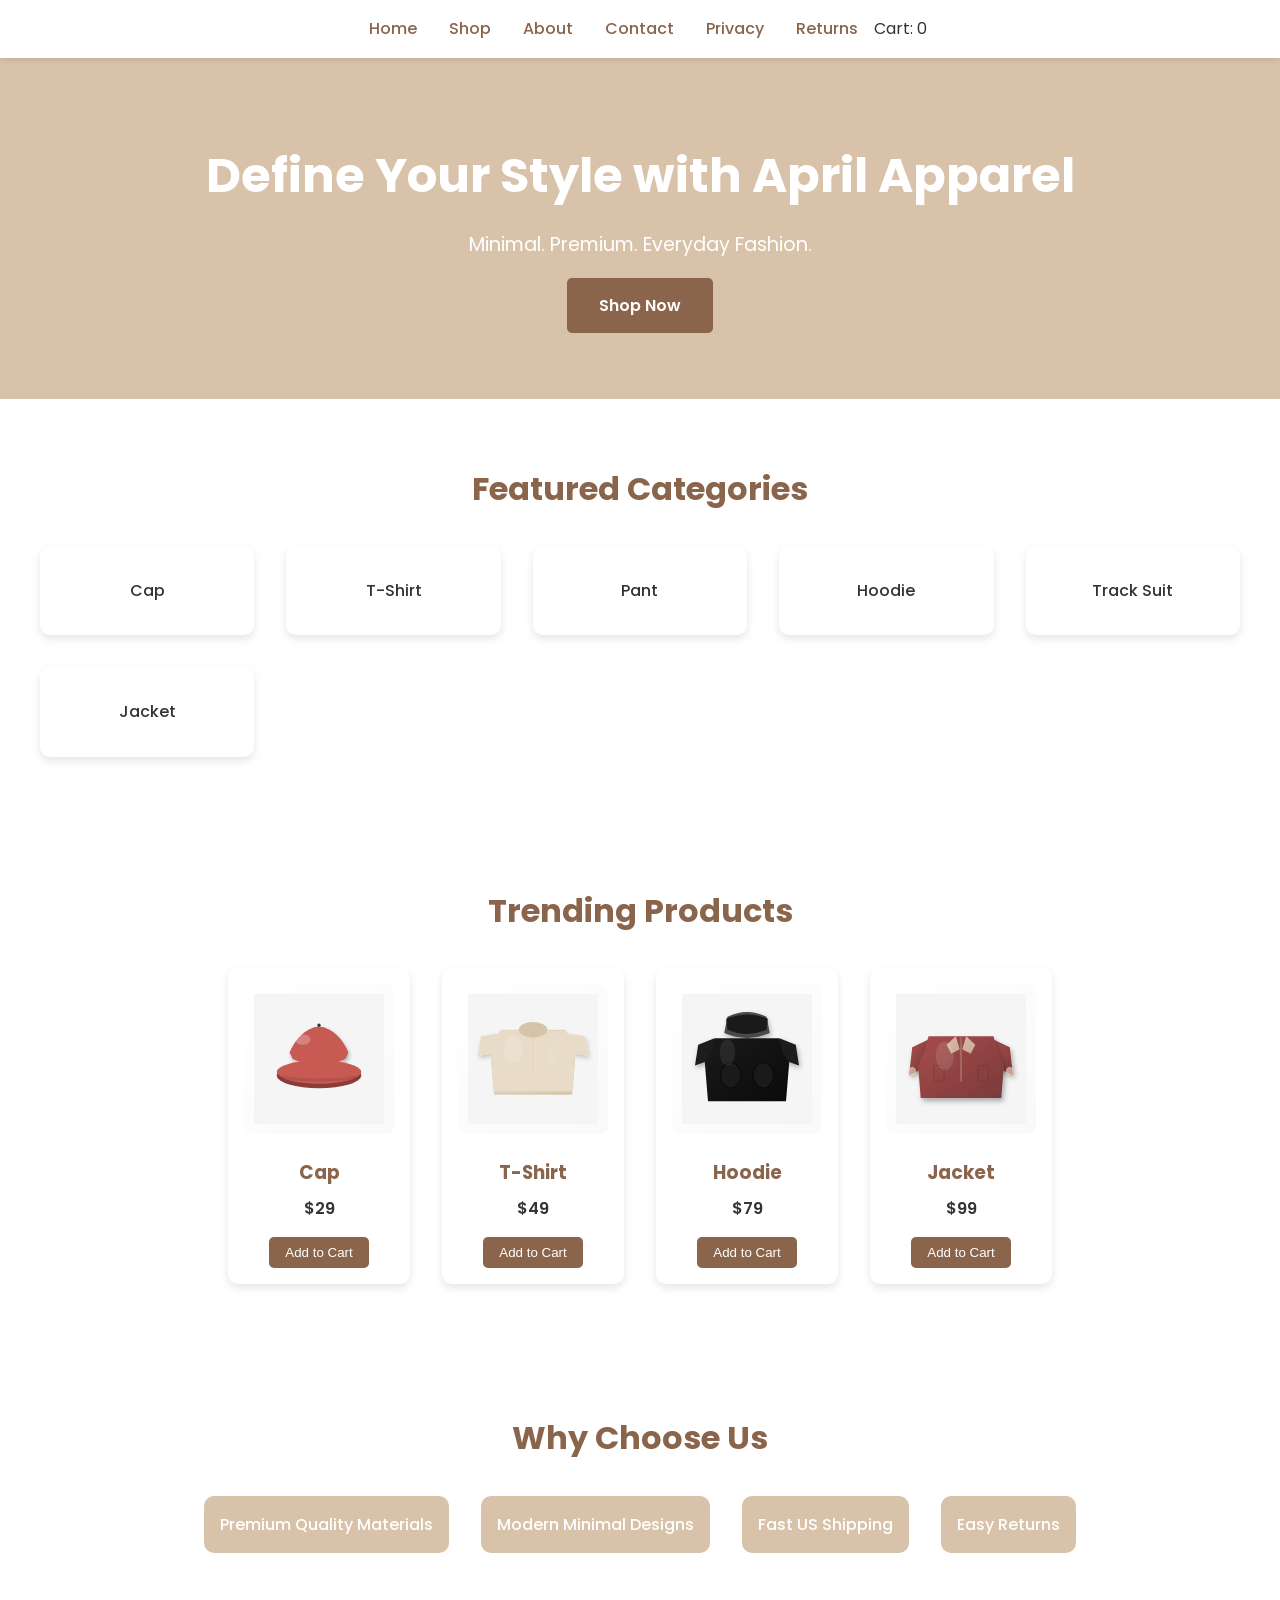
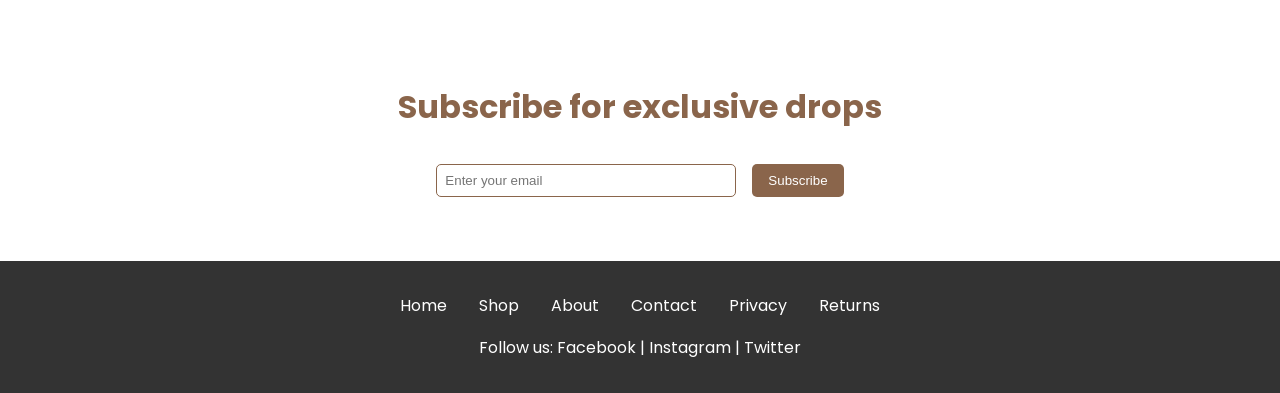
<file: index.html>
<!DOCTYPE html>
<html lang="en">
<head>
  <meta charset="UTF-8">
  <meta name="viewport" content="width=device-width, initial-scale=1.0">
  <title>April Apparel - Home</title>
  <link rel="stylesheet" href="styles.css">
</head>
<body>
  <header>
    <nav>
      <ul>
        <li><a href="index.html">Home</a></li>
        <li><a href="shop.html">Shop</a></li>
        <li><a href="about.html">About</a></li>
        <li><a href="contact.html">Contact</a></li>
        <li><a href="privacy.html">Privacy</a></li>
        <li><a href="returns.html">Returns</a></li>
        <li>Cart: <span id="cart-count">0</span></li>
      </ul>
    </nav>
  </header>

  <section class="hero">
    <h1>Define Your Style with April Apparel</h1>
    <p>Minimal. Premium. Everyday Fashion.</p>
    <a href="shop.html" class="cta">Shop Now</a>
  </section>

  <section class="categories">
    <h2>Featured Categories</h2>
    <div class="grid">
      <div>Cap</div>
      <div>T-Shirt</div>
      <div>Pant</div>
      <div>Hoodie</div>
      <div>Track Suit</div>
      <div>Jacket</div>
    </div>
  </section>

  <section class="trending">
    <h2>Trending Products</h2>
    <div class="products">
      <div class="product-card">
        <img src="cap.svg" alt="Cap">
        <h3>Cap</h3>
        <p>$29</p>
        <button class="add-to-cart" data-product="Cap">Add to Cart</button>
      </div>
      <div class="product-card">
        <img src="tshirt.svg" alt="T-Shirt">
        <h3>T-Shirt</h3>
        <p>$49</p>
        <button class="add-to-cart" data-product="T-Shirt">Add to Cart</button>
      </div>
      <div class="product-card">
        <img src="hoodie.svg" alt="Hoodie">
        <h3>Hoodie</h3>
        <p>$79</p>
        <button class="add-to-cart" data-product="Hoodie">Add to Cart</button>
      </div>
      <div class="product-card">
        <img src="jacket.svg" alt="Jacket">
        <h3>Jacket</h3>
        <p>$99</p>
        <button class="add-to-cart" data-product="Jacket">Add to Cart</button>
      </div>
    </div>
  </section>

  <section class="why-choose">
    <h2>Why Choose Us</h2>
    <ul>
      <li>Premium Quality Materials</li>
      <li>Modern Minimal Designs</li>
      <li>Fast US Shipping</li>
      <li>Easy Returns</li>
    </ul>
  </section>

  <section class="newsletter">
    <h2>Subscribe for exclusive drops</h2>
    <form>
      <input type="email" placeholder="Enter your email" required>
      <button type="submit">Subscribe</button>
    </form>
  </section>

  <footer>
    <ul>
      <li><a href="index.html">Home</a></li>
      <li><a href="shop.html">Shop</a></li>
      <li><a href="about.html">About</a></li>
      <li><a href="contact.html">Contact</a></li>
      <li><a href="privacy.html">Privacy</a></li>
      <li><a href="returns.html">Returns</a></li>
    </ul>
    <div>Follow us: Facebook | Instagram | Twitter</div>
  </footer>

  <script src="script.js"></script>
</body>
</html>
</file>
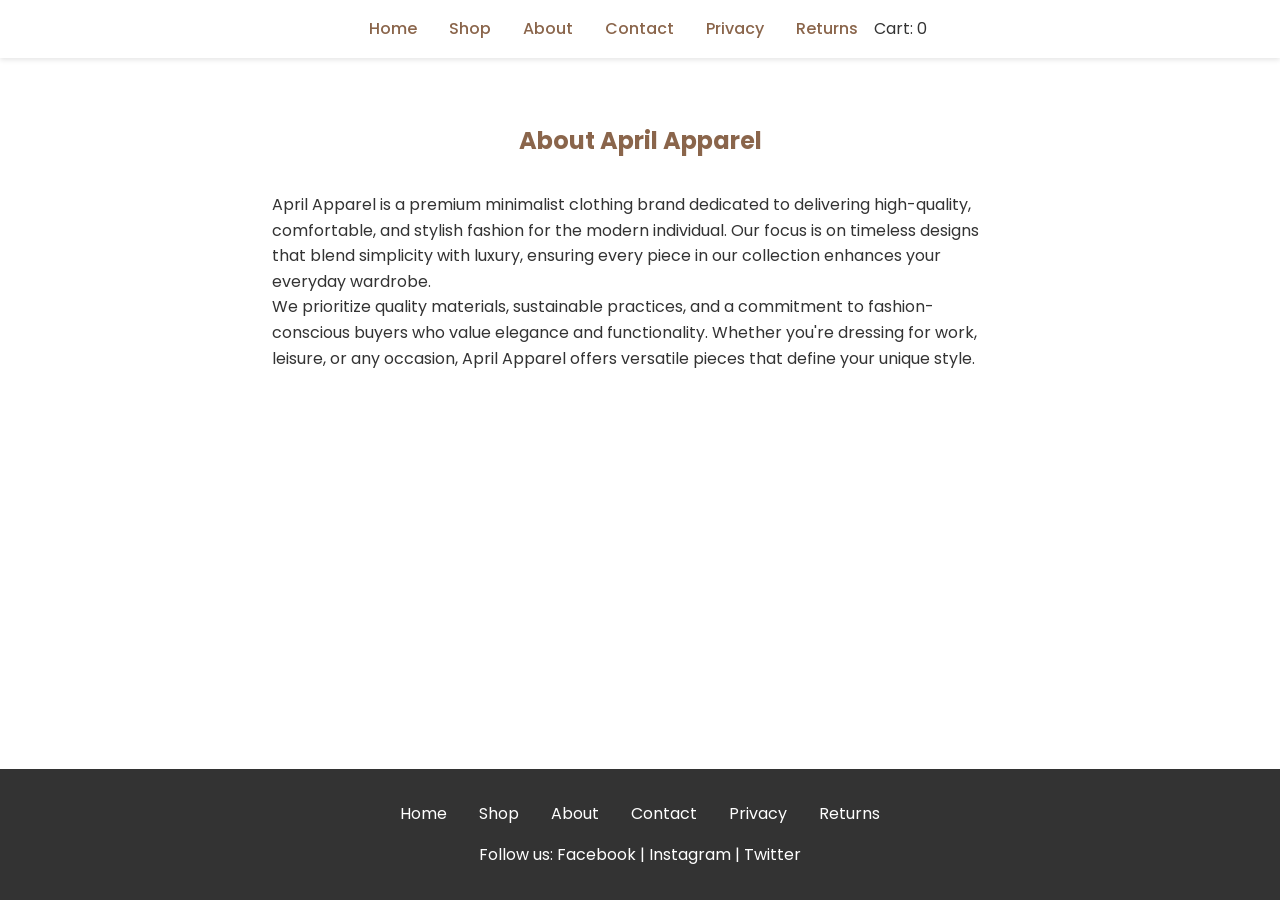
<file: about.html>
<!DOCTYPE html>
<html lang="en">
<head>
  <meta charset="UTF-8">
  <meta name="viewport" content="width=device-width, initial-scale=1.0">
  <title>April Apparel - About</title>
  <link rel="stylesheet" href="styles.css">
</head>
<body>
  <header>
    <nav>
      <ul>
        <li><a href="index.html">Home</a></li>
        <li><a href="shop.html">Shop</a></li>
        <li><a href="about.html">About</a></li>
        <li><a href="contact.html">Contact</a></li>
        <li><a href="privacy.html">Privacy</a></li>
        <li><a href="returns.html">Returns</a></li>
        <li>Cart: <span id="cart-count">0</span></li>
      </ul>
    </nav>
  </header>

  <section class="page-content">
    <h1>About April Apparel</h1>
    <p>April Apparel is a premium minimalist clothing brand dedicated to delivering high-quality, comfortable, and stylish fashion for the modern individual. Our focus is on timeless designs that blend simplicity with luxury, ensuring every piece in our collection enhances your everyday wardrobe.</p>
    <p>We prioritize quality materials, sustainable practices, and a commitment to fashion-conscious buyers who value elegance and functionality. Whether you're dressing for work, leisure, or any occasion, April Apparel offers versatile pieces that define your unique style.</p>
  </section>

  <footer>
    <ul>
      <li><a href="index.html">Home</a></li>
      <li><a href="shop.html">Shop</a></li>
      <li><a href="about.html">About</a></li>
      <li><a href="contact.html">Contact</a></li>
      <li><a href="privacy.html">Privacy</a></li>
      <li><a href="returns.html">Returns</a></li>
    </ul>
    <div>Follow us: Facebook | Instagram | Twitter</div>
  </footer>

  <script src="script.js"></script>
</body>
</html>
</file>
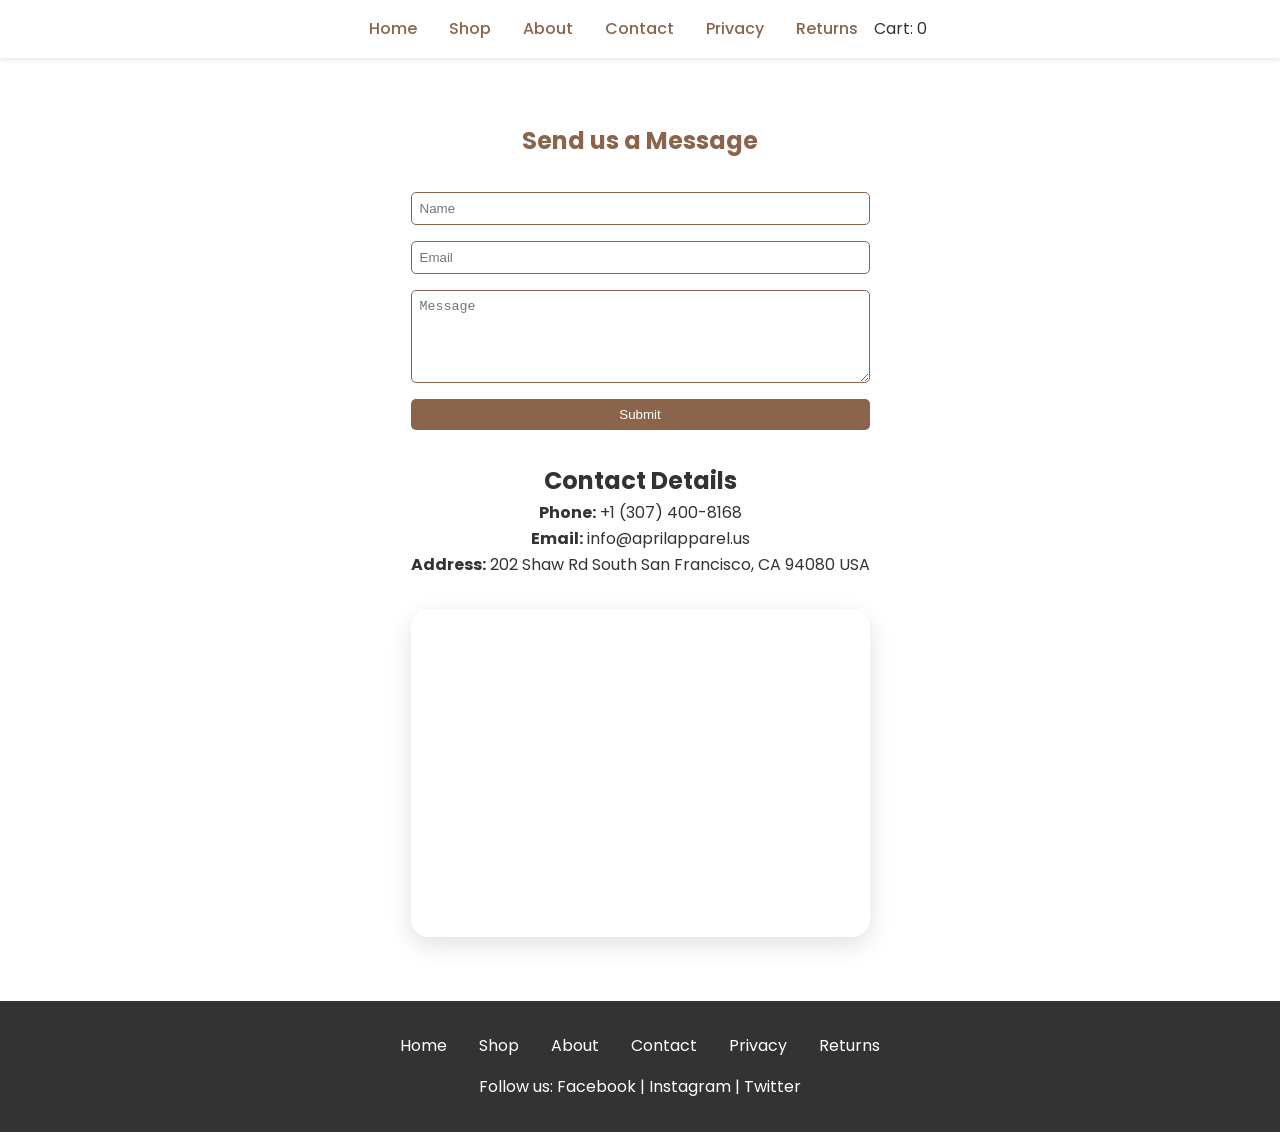
<file: contact.html>
<!DOCTYPE html>
<html lang="en">
<head>
  <meta charset="UTF-8">
  <meta name="viewport" content="width=device-width, initial-scale=1.0">
  <title>April Apparel - Contact</title>
  <link rel="stylesheet" href="styles.css">
</head>
<body>
  <header>
    <nav>
      <ul>
        <li><a href="index.html">Home</a></li>
        <li><a href="shop.html">Shop</a></li>
        <li><a href="about.html">About</a></li>
        <li><a href="contact.html">Contact</a></li>
        <li><a href="privacy.html">Privacy</a></li>
        <li><a href="returns.html">Returns</a></li>
        <li>Cart: <span id="cart-count">0</span></li>
      </ul>
    </nav>
  </header>

  <section class="page-content">
    <h1>Send us a Message</h1>
    <form class="contact-form">
      <input type="text" placeholder="Name" required>
      <input type="email" placeholder="Email" required>
      <textarea placeholder="Message" rows="5" required></textarea>
      <button type="submit">Submit</button>
    </form>

    <div class="contact-details">
      <h2>Contact Details</h2>
      <p><strong>Phone:</strong> +1 (307) 400-8168</p>
      <p><strong>Email:</strong> info@aprilapparel.us</p>
      <p><strong>Address:</strong> 202 Shaw Rd South San Francisco, CA 94080 USA</p>
    </div>

    <div class="map-wrapper">
      <iframe class="map-frame" src="https://www.google.com/maps?q=202+Shaw+Rd+South+San+Francisco+CA+94080&output=embed" allowfullscreen="" loading="lazy" referrerpolicy="no-referrer-when-downgrade"></iframe>
    </div>
  </section>

  <footer>
    <ul>
      <li><a href="index.html">Home</a></li>
      <li><a href="shop.html">Shop</a></li>
      <li><a href="about.html">About</a></li>
      <li><a href="contact.html">Contact</a></li>
      <li><a href="privacy.html">Privacy</a></li>
      <li><a href="returns.html">Returns</a></li>
    </ul>
    <div>Follow us: Facebook | Instagram | Twitter</div>
  </footer>

  <script src="script.js"></script>
</body>
</html>
</file>
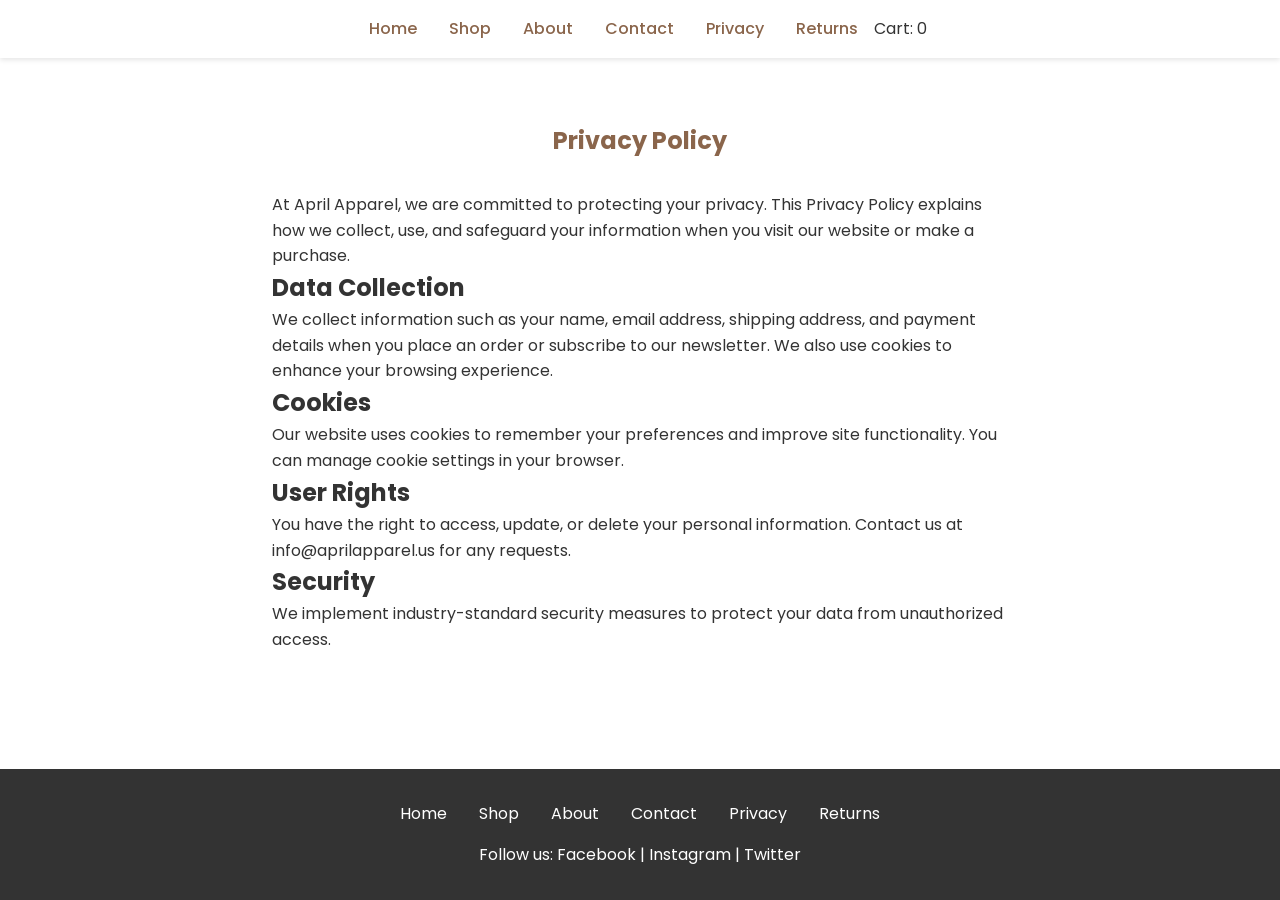
<file: privacy.html>
<!DOCTYPE html>
<html lang="en">
<head>
  <meta charset="UTF-8">
  <meta name="viewport" content="width=device-width, initial-scale=1.0">
  <title>April Apparel - Privacy Policy</title>
  <link rel="stylesheet" href="styles.css">
</head>
<body>
  <header>
    <nav>
      <ul>
        <li><a href="index.html">Home</a></li>
        <li><a href="shop.html">Shop</a></li>
        <li><a href="about.html">About</a></li>
        <li><a href="contact.html">Contact</a></li>
        <li><a href="privacy.html">Privacy</a></li>
        <li><a href="returns.html">Returns</a></li>
        <li>Cart: <span id="cart-count">0</span></li>
      </ul>
    </nav>
  </header>

  <section class="page-content">
    <h1>Privacy Policy</h1>
    <p>At April Apparel, we are committed to protecting your privacy. This Privacy Policy explains how we collect, use, and safeguard your information when you visit our website or make a purchase.</p>
    <h2>Data Collection</h2>
    <p>We collect information such as your name, email address, shipping address, and payment details when you place an order or subscribe to our newsletter. We also use cookies to enhance your browsing experience.</p>
    <h2>Cookies</h2>
    <p>Our website uses cookies to remember your preferences and improve site functionality. You can manage cookie settings in your browser.</p>
    <h2>User Rights</h2>
    <p>You have the right to access, update, or delete your personal information. Contact us at info@aprilapparel.us for any requests.</p>
    <h2>Security</h2>
    <p>We implement industry-standard security measures to protect your data from unauthorized access.</p>
  </section>

  <footer>
    <ul>
      <li><a href="index.html">Home</a></li>
      <li><a href="shop.html">Shop</a></li>
      <li><a href="about.html">About</a></li>
      <li><a href="contact.html">Contact</a></li>
      <li><a href="privacy.html">Privacy</a></li>
      <li><a href="returns.html">Returns</a></li>
    </ul>
    <div>Follow us: Facebook | Instagram | Twitter</div>
  </footer>

  <script src="script.js"></script>
</body>
</html>
</file>
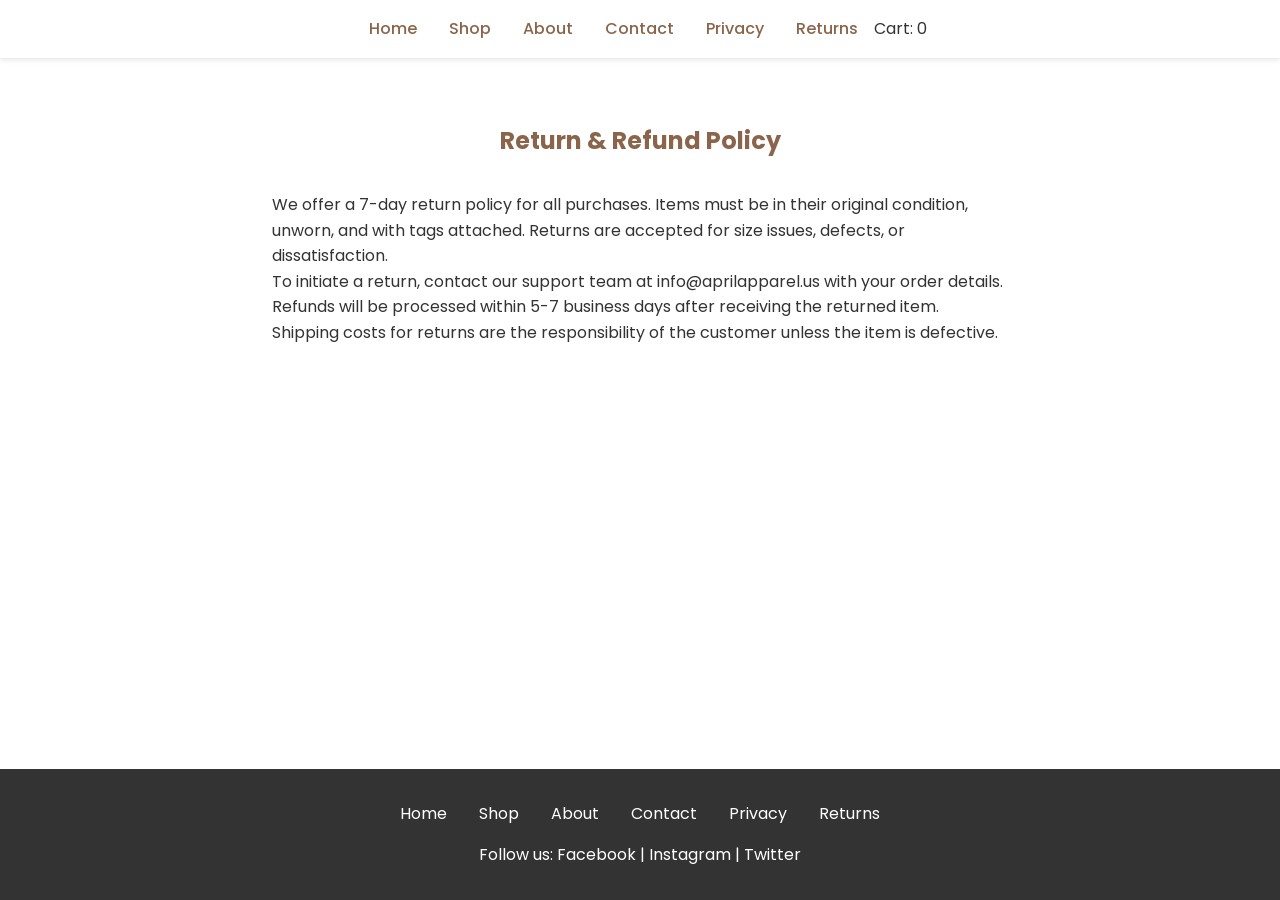
<file: returns.html>
<!DOCTYPE html>
<html lang="en">
<head>
  <meta charset="UTF-8">
  <meta name="viewport" content="width=device-width, initial-scale=1.0">
  <title>April Apparel - Return & Refund Policy</title>
  <link rel="stylesheet" href="styles.css">
</head>
<body>
  <header>
    <nav>
      <ul>
        <li><a href="index.html">Home</a></li>
        <li><a href="shop.html">Shop</a></li>
        <li><a href="about.html">About</a></li>
        <li><a href="contact.html">Contact</a></li>
        <li><a href="privacy.html">Privacy</a></li>
        <li><a href="returns.html">Returns</a></li>
        <li>Cart: <span id="cart-count">0</span></li>
      </ul>
    </nav>
  </header>

  <section class="page-content">
    <h1>Return & Refund Policy</h1>
    <p>We offer a 7-day return policy for all purchases. Items must be in their original condition, unworn, and with tags attached. Returns are accepted for size issues, defects, or dissatisfaction.</p>
    <p>To initiate a return, contact our support team at info@aprilapparel.us with your order details. Refunds will be processed within 5-7 business days after receiving the returned item.</p>
    <p>Shipping costs for returns are the responsibility of the customer unless the item is defective.</p>
  </section>

  <footer>
    <ul>
      <li><a href="index.html">Home</a></li>
      <li><a href="shop.html">Shop</a></li>
      <li><a href="about.html">About</a></li>
      <li><a href="contact.html">Contact</a></li>
      <li><a href="privacy.html">Privacy</a></li>
      <li><a href="returns.html">Returns</a></li>
    </ul>
    <div>Follow us: Facebook | Instagram | Twitter</div>
  </footer>

  <script src="script.js"></script>
</body>
</html>
</file>
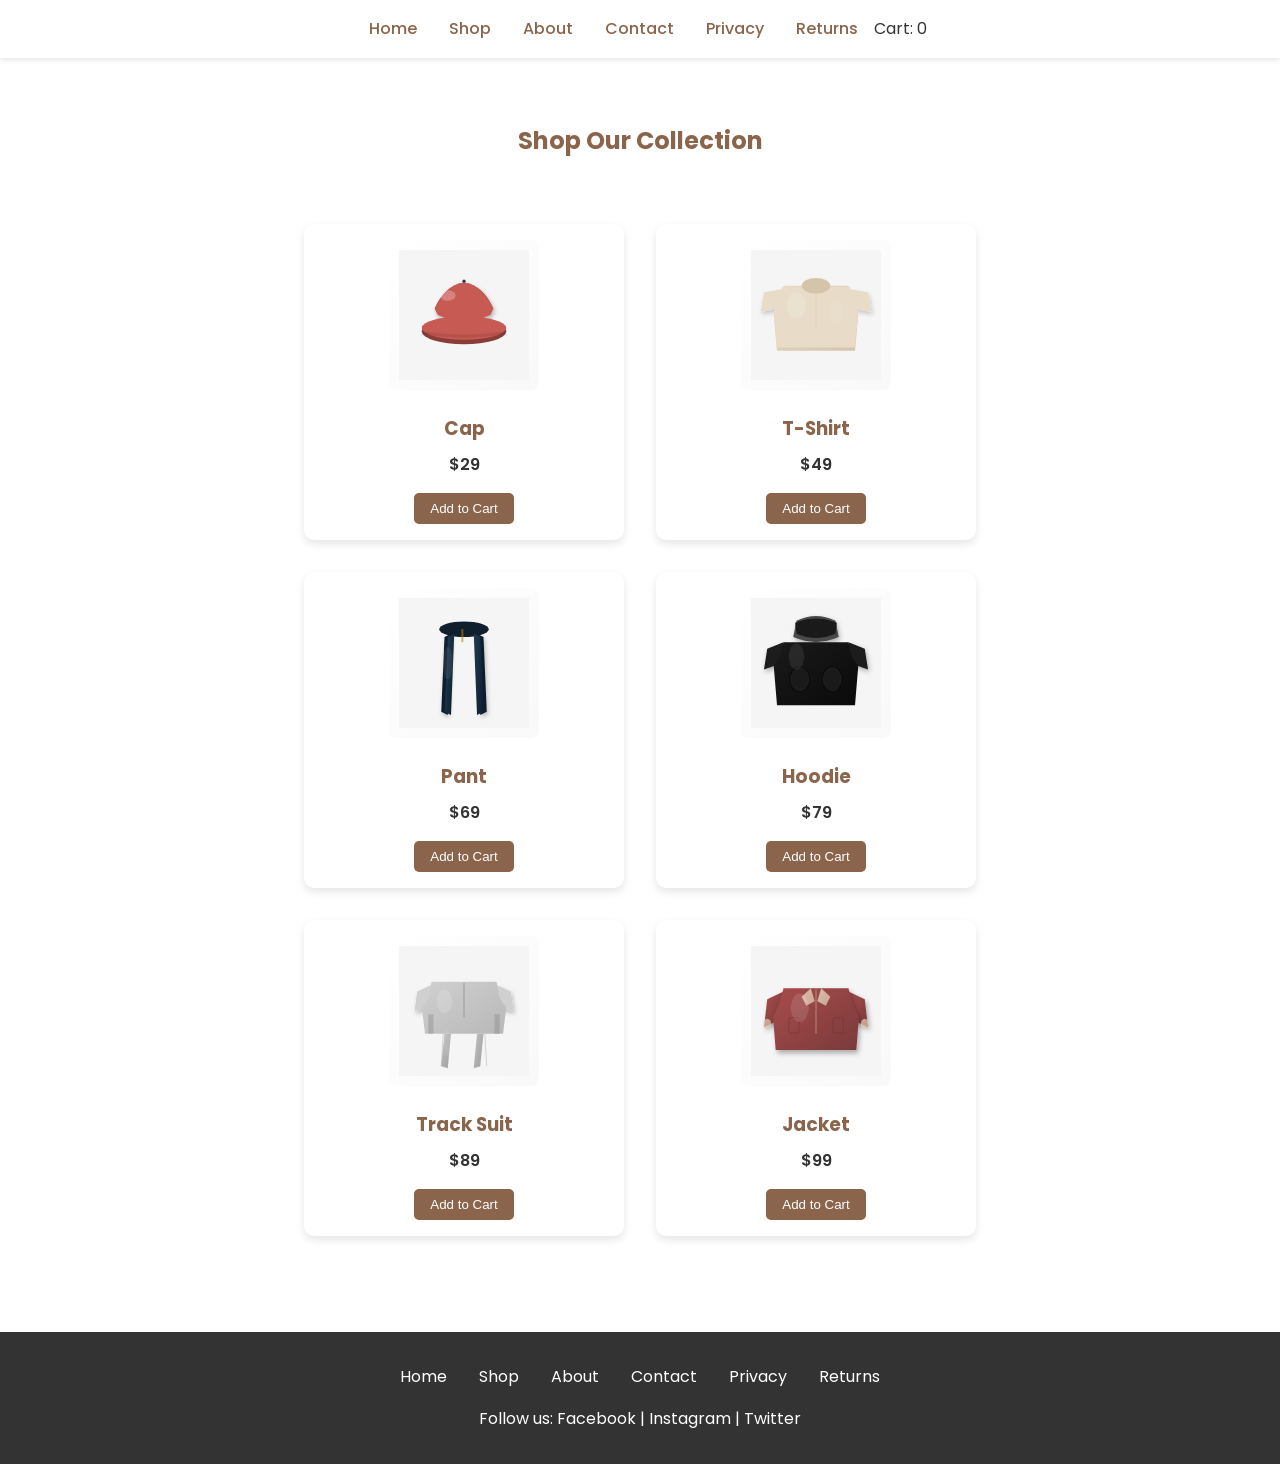
<file: shop.html>
<!DOCTYPE html>
<html lang="en">
<head>
  <meta charset="UTF-8">
  <meta name="viewport" content="width=device-width, initial-scale=1.0">
  <title>April Apparel - Shop</title>
  <link rel="stylesheet" href="styles.css">
</head>
<body>
  <header>
    <nav>
      <ul>
        <li><a href="index.html">Home</a></li>
        <li><a href="shop.html">Shop</a></li>
        <li><a href="about.html">About</a></li>
        <li><a href="contact.html">Contact</a></li>
        <li><a href="privacy.html">Privacy</a></li>
        <li><a href="returns.html">Returns</a></li>
        <li>Cart: <span id="cart-count">0</span></li>
      </ul>
    </nav>
  </header>

  <section class="page-content">
    <h1>Shop Our Collection</h1>
    <div class="shop-grid">
      <div class="product-card">
        <img src="cap.svg" alt="Cap">
        <h3>Cap</h3>
        <p>$29</p>
        <button class="add-to-cart" data-product="Cap">Add to Cart</button>
      </div>
      <div class="product-card">
        <img src="tshirt.svg" alt="T-Shirt">
        <h3>T-Shirt</h3>
        <p>$49</p>
        <button class="add-to-cart" data-product="T-Shirt">Add to Cart</button>
      </div>
      <div class="product-card">
        <img src="pant.svg" alt="Pant">
        <h3>Pant</h3>
        <p>$69</p>
        <button class="add-to-cart" data-product="Pant">Add to Cart</button>
      </div>
      <div class="product-card">
        <img src="hoodie.svg" alt="Hoodie">
        <h3>Hoodie</h3>
        <p>$79</p>
        <button class="add-to-cart" data-product="Hoodie">Add to Cart</button>
      </div>
      <div class="product-card">
        <img src="tracksuit.svg" alt="Track Suit">
        <h3>Track Suit</h3>
        <p>$89</p>
        <button class="add-to-cart" data-product="Track Suit">Add to Cart</button>
      </div>
      <div class="product-card">
        <img src="jacket.svg" alt="Jacket">
        <h3>Jacket</h3>
        <p>$99</p>
        <button class="add-to-cart" data-product="Jacket">Add to Cart</button>
      </div>
    </div>
  </section>

  <footer>
    <ul>
      <li><a href="index.html">Home</a></li>
      <li><a href="shop.html">Shop</a></li>
      <li><a href="about.html">About</a></li>
      <li><a href="contact.html">Contact</a></li>
      <li><a href="privacy.html">Privacy</a></li>
      <li><a href="returns.html">Returns</a></li>
    </ul>
    <div>Follow us: Facebook | Instagram | Twitter</div>
  </footer>

  <script src="script.js"></script>
</body>
</html>
</file>
<file: styles.css>
@import url('https://fonts.googleapis.com/css2?family=Poppins:wght@300;400;500;600;700&display=swap');

:root {
  --beige: #D8C2A9;
  --brown: #8A654B;
  --white: #ffffff;
  --black: #000000;
  --soft-black: #333333;
}

* {
  margin: 0;
  padding: 0;
  box-sizing: border-box;
}

html {
  height: 100%;
}

body {
  display: flex;
  flex-direction: column;
  min-height: 100vh;
  font-family: 'Poppins', sans-serif;
  color: var(--soft-black);
  background-color: var(--white);
  line-height: 1.6;
}

header {
  position: sticky;
  top: 0;
  background-color: var(--white);
  box-shadow: 0 2px 5px rgba(0,0,0,0.1);
  z-index: 100;
}

nav ul {
  display: flex;
  justify-content: center;
  list-style: none;
  padding: 1rem;
}

nav a {
  text-decoration: none;
  color: var(--brown);
  margin: 0 1rem;
  font-weight: 500;
  transition: color 0.3s;
}

nav a:hover {
  color: var(--beige);
}

.hero {
  background-color: var(--beige);
  text-align: center;
  padding: 5rem 2rem;
  color: var(--white);
}

.hero h1 {
  font-size: 3rem;
  margin-bottom: 1rem;
}

.hero p {
  font-size: 1.2rem;
  margin-bottom: 2rem;
}

.cta {
  background-color: var(--brown);
  color: var(--white);
  padding: 1rem 2rem;
  text-decoration: none;
  border-radius: 5px;
  font-weight: 600;
  transition: background-color 0.3s;
}

.cta:hover {
  background-color: var(--soft-black);
}

.categories, .trending, .why-choose, .newsletter {
  padding: 4rem 2rem;
  text-align: center;
}

.categories h2, .trending h2, .why-choose h2, .newsletter h2 {
  font-size: 2rem;
  margin-bottom: 2rem;
  color: var(--brown);
}

.grid {
  display: grid;
  grid-template-columns: repeat(auto-fit, minmax(200px, 1fr));
  gap: 2rem;
  max-width: 1200px;
  margin: 0 auto;
}

.categories .grid div {
  background-color: var(--white);
  padding: 2rem;
  border-radius: 10px;
  box-shadow: 0 4px 8px rgba(0,0,0,0.1);
  font-weight: 500;
  color: var(--soft-black);
}

.products {
  display: flex;
  justify-content: center;
  gap: 2rem;
  flex-wrap: wrap;
}

.product-card {
  background-color: var(--white);
  padding: 1rem;
  border-radius: 10px;
  box-shadow: 0 4px 8px rgba(0,0,0,0.1);
  text-align: center;
  transition: transform 0.3s;
}

.product-card:hover {
  transform: scale(1.05);
}

.product-card img {
  width: 150px;
  height: 150px;
  object-fit: contain;
  background: linear-gradient(135deg, #ffffff 0%, #f9f9f9 100%);
  border-radius: 8px;
  padding: 10px;
}

.product-card h3 {
  margin: 1rem 0 0.5rem;
  color: var(--brown);
}

.product-card p {
  color: var(--soft-black);
  font-weight: 600;
}

.add-to-cart {
  background-color: var(--brown);
  color: var(--white);
  border: none;
  padding: 0.5rem 1rem;
  border-radius: 5px;
  cursor: pointer;
  margin-top: 1rem;
  transition: background-color 0.3s;
}

.add-to-cart:hover {
  background-color: var(--soft-black);
}

.why-choose ul {
  list-style: none;
  display: flex;
  justify-content: center;
  gap: 2rem;
  flex-wrap: wrap;
}

.why-choose li {
  background-color: var(--beige);
  padding: 1rem;
  border-radius: 10px;
  color: var(--white);
  font-weight: 500;
}

.newsletter form {
  display: flex;
  justify-content: center;
  gap: 1rem;
  margin-top: 1rem;
}

.newsletter input {
  padding: 0.5rem;
  border: 1px solid var(--brown);
  border-radius: 5px;
  width: 300px;
}

.newsletter button {
  background-color: var(--brown);
  color: var(--white);
  border: none;
  padding: 0.5rem 1rem;
  border-radius: 5px;
  cursor: pointer;
  transition: background-color 0.3s;
}

.newsletter button:hover {
  background-color: var(--soft-black);
}

footer {
  background-color: var(--soft-black);
  color: var(--white);
  padding: 2rem;
  text-align: center;
  margin-top: auto;
}

footer ul {
  list-style: none;
  display: flex;
  justify-content: center;
  gap: 2rem;
  margin-bottom: 1rem;
}

footer a {
  color: var(--white);
  text-decoration: none;
}

footer a:hover {
  color: var(--beige);
}

.page-content {
  padding: 4rem 2rem;
  max-width: 800px;
  margin: 0 auto;
  flex: 1;
}

.page-content h1 {
  color: var(--brown);
  margin-bottom: 2rem;
  text-align: center;
}

.contact-form {
  display: flex;
  flex-direction: column;
  gap: 1rem;
  max-width: 500px;
  margin: 0 auto;
}

.contact-form input, .contact-form textarea {
  padding: 0.5rem;
  border: 1px solid var(--brown);
  border-radius: 5px;
}

.contact-form button {
  background-color: var(--brown);
  color: var(--white);
  border: none;
  padding: 0.5rem;
  border-radius: 5px;
  cursor: pointer;
  transition: background-color 0.3s;
}

.contact-form button:hover {
  background-color: var(--soft-black);
}

.contact-details {
  margin-top: 2rem;
  text-align: center;
}

.map-wrapper {
  margin-top: 2rem;
  border-radius: 18px;
  overflow: hidden;
  box-shadow: 0 8px 24px rgba(0,0,0,0.12);
}

.map-frame {
  width: 100%;
  min-height: 320px;
  border: 0;
}

.shop-grid {
  display: grid;
  grid-template-columns: repeat(auto-fit, minmax(250px, 1fr));
  gap: 2rem;
  max-width: 1200px;
  margin: 0 auto;
  padding: 2rem;
}

.cart-count {
  position: absolute;
  top: -10px;
  right: -10px;
  background-color: var(--brown);
  color: var(--white);
  border-radius: 50%;
  padding: 0.2rem 0.5rem;
  font-size: 0.8rem;
}

@media (max-width: 768px) {
  .hero h1 {
    font-size: 2rem;
  }
  .grid {
    grid-template-columns: 1fr;
  }
  .products {
    flex-direction: column;
    align-items: center;
  }
  .why-choose ul {
    flex-direction: column;
  }
  footer ul {
    flex-direction: column;
    gap: 1rem;
  }
}
</file>
